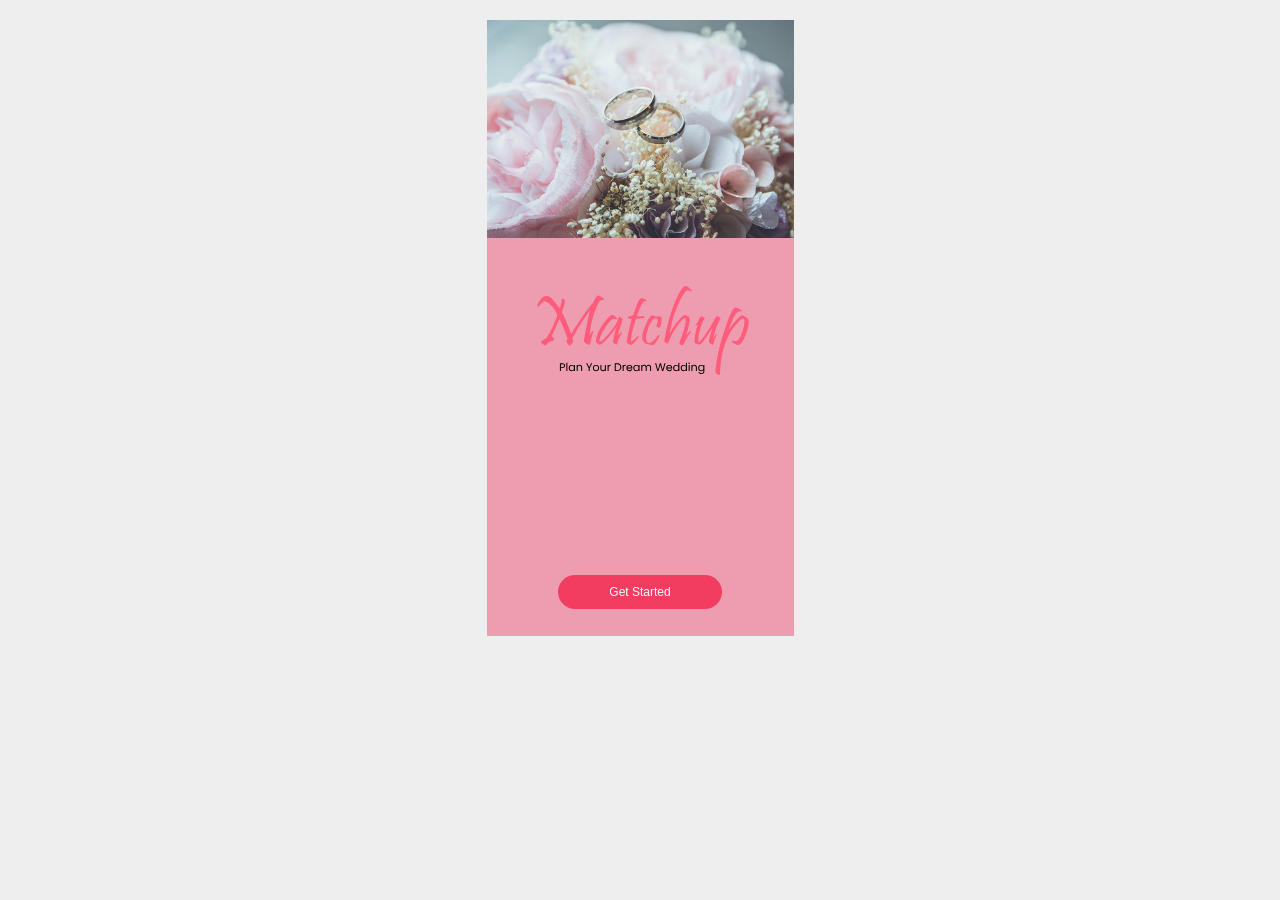
<file: MatchUp App/index.html>
<!DOCTYPE html>
<html lang="en">

<head>
    <meta charset="UTF-8">
    <meta name="viewport" content="width=device-width, initial-scale=1.0">

    <title>Matchup - Plan Your Dream Wedding</title>

    <link rel="stylesheet" href="style.css">
</head>

<body>

    <div class="splash-screen">

        <!-- Wedding Image -->
        <div class="wedding-image">
            <img src="Images/Wedding pic.jpg" alt="Wedding">
        </div>

        <!-- Bottom Content -->
        <div class="content">

            <!-- Matchup Logo -->
            <img 
                class="matchup-logo" 
                src="Images/Matchup Text.svg" 
                alt="Matchup"
            >

            <button id="getStarted">
                Get Started
            </button>

        </div>

    </div>

    <script src="script.js"></script>

</body>

</html>
</file>
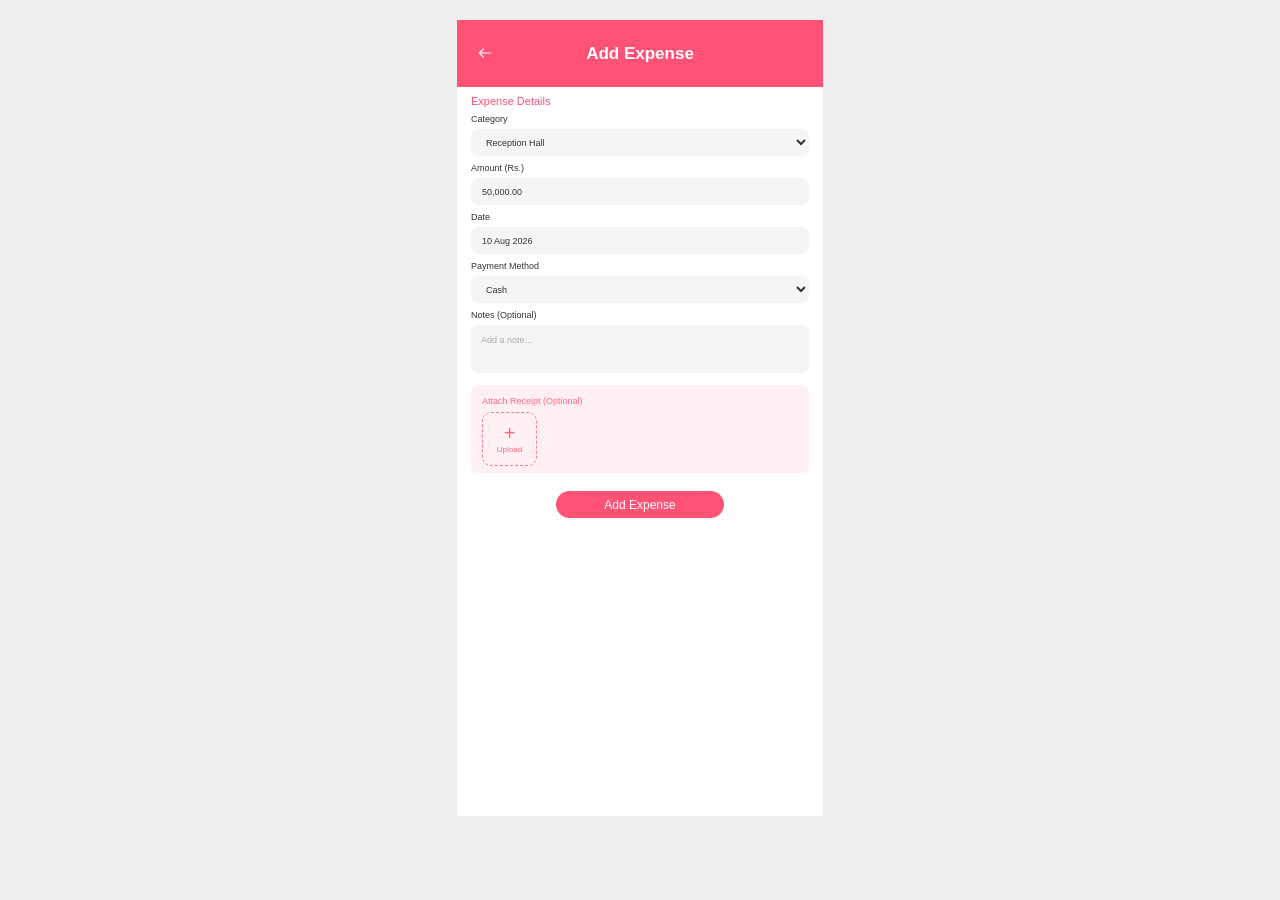
<file: MatchUp App/add-expense.html>
<!DOCTYPE html>
<html lang="en">

<head>
    <meta charset="UTF-8">
    <meta name="viewport" content="width=device-width, initial-scale=1.0">

    <title>Matchup - Add Expense</title>

    <link rel="stylesheet" href="add-expense.css">
</head>

<body>

    <div class="add-expense-screen">

        <!-- HEADER -->
        <div class="expense-header">

            <button class="back-button" onclick="history.back()">
    <img src="Images/back-arrow.svg" alt="Back">
</button>

            <h1>Add Expense</h1>

        </div>


        <!-- CONTENT -->
        <div class="expense-content">

            <p class="section-title">Expense Details</p>


            <!-- CATEGORY -->
            <label>Category</label>

            <select class="input-field">
                <option>Reception Hall</option>
                <option>Photography</option>
                <option>Decorations</option>
                <option>Catering</option>
                <option>Other</option>
            </select>


            <!-- AMOUNT -->
            <label>Amount (Rs.)</label>

            <input
    type="text"
    class="input-field"
    value="50,000.00"
    placeholder="Enter amount"
>


            <!-- DATE -->
            <label>Date</label>

            <input
    type="text"
    class="input-field date-input"
    value="10 Aug 2026"
>


            <!-- PAYMENT METHOD -->
            <label>Payment Method</label>

            <select class="input-field">
                <option>Cash</option>
                <option>Card</option>
                <option>Bank Transfer</option>
                <option>Other</option>
            </select>


            <!-- NOTES -->
            <label>Notes (Optional)</label>

            <textarea
                class="notes-input"
                placeholder="Add a note..."
            ></textarea>


            <!-- RECEIPT -->
            <div class="receipt-box">

                <p>Attach Receipt (Optional)</p>

                <label class="upload-box">

                    <span class="plus">+</span>

                    <span>Upload</span>

                    <input type="file" accept="image/*">

                </label>

            </div>


            <!-- ADD EXPENSE BUTTON -->
            <button class="save-expense" onclick="saveExpense()">
                Add Expense
            </button>

        </div>

    </div>


    <script>

        function saveExpense() {

            alert("Expense added successfully!");

            window.location.href = "budget.html";

        }

    </script>

</body>

</html>
</file>
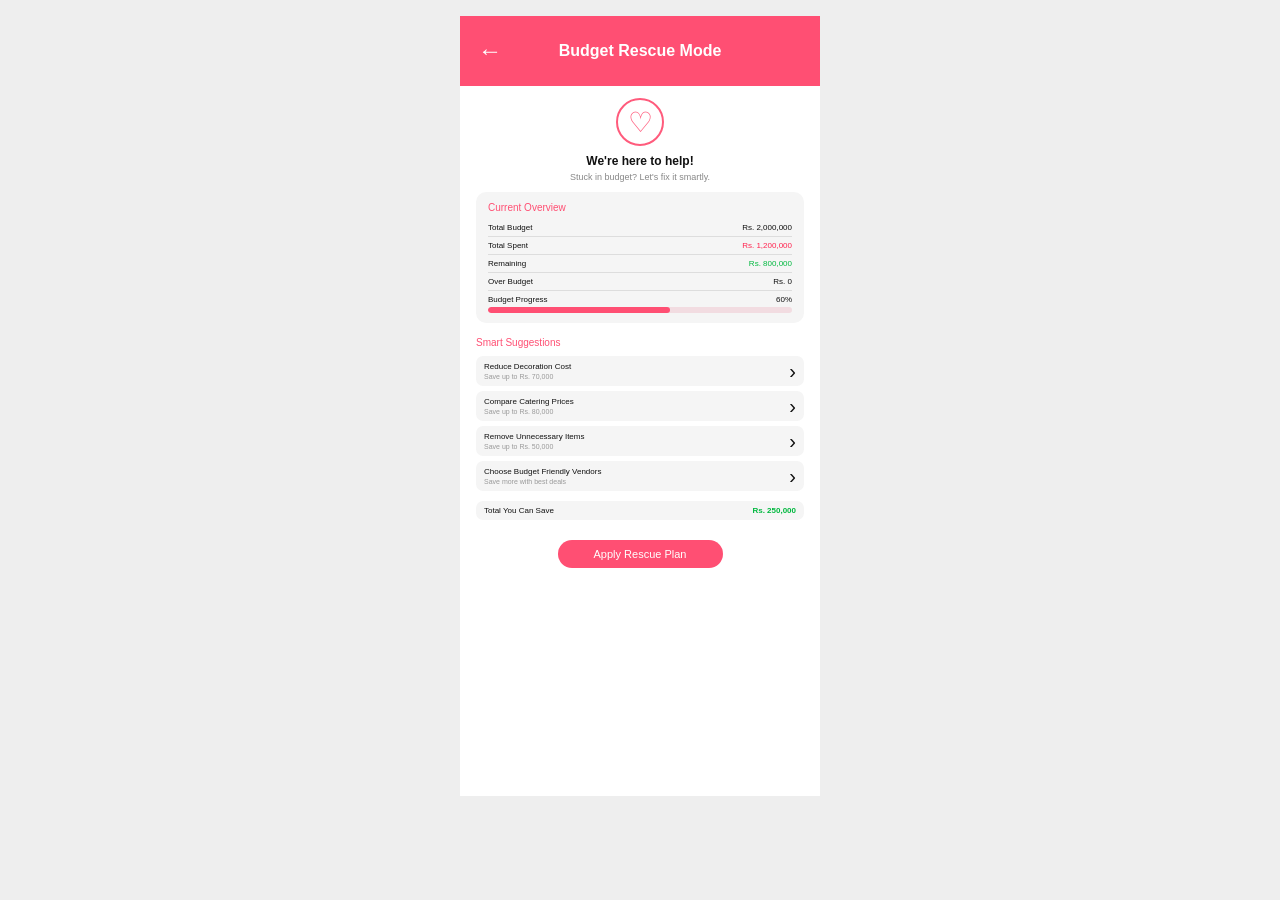
<file: MatchUp App/budget-rescue.html>
<!DOCTYPE html>
<html lang="en">

<head>
    <meta charset="UTF-8">
    <meta name="viewport" content="width=device-width, initial-scale=1.0">

    <title>Matchup - Budget Rescue Mode</title>

    <link rel="stylesheet" href="budget-rescue.css">
</head>

<body>

    <div class="phone">

        <!-- Header -->
        <div class="rescue-header">

            <a href="budget.html" class="back-button">←</a>

            <h2>Budget Rescue Mode</h2>

        </div>


        <!-- Help Section -->
        <div class="rescue-intro">

            <div class="rescue-icon">
                ♡
            </div>

            <h3>We're here to help!</h3>

            <p>Stuck in budget? Let's fix it smartly.</p>

        </div>


        <!-- Current Overview -->
        <div class="overview">

            <h4>Current Overview</h4>

            <div class="overview-row">
                <span>Total Budget</span>
                <strong>Rs. 2,000,000</strong>
            </div>

            <div class="overview-row">
                <span>Total Spent</span>
                <strong class="spent">Rs. 1,200,000</strong>
            </div>

            <div class="overview-row">
                <span>Remaining</span>
                <strong class="remaining">Rs. 800,000</strong>
            </div>

            <div class="overview-row">
                <span>Over Budget</span>
                <strong>Rs. 0</strong>
            </div>

            <div class="overview-row progress-row">
                <span>Budget Progress</span>
                <strong>60%</strong>
            </div>

            <div class="progress-bar">
                <div class="progress-fill"></div>
            </div>

        </div>


        <!-- Smart Suggestions -->
        <div class="suggestions">

            <h4>Smart Suggestions</h4>

            <div class="suggestion">

                <div>
                    <strong>Reduce Decoration Cost</strong>
                    <small>Save up to Rs. 70,000</small>
                </div>

                <span>›</span>

            </div>


            <div class="suggestion">

                <div>
                    <strong>Compare Catering Prices</strong>
                    <small>Save up to Rs. 80,000</small>
                </div>

                <span>›</span>

            </div>


            <div class="suggestion">

                <div>
                    <strong>Remove Unnecessary Items</strong>
                    <small>Save up to Rs. 50,000</small>
                </div>

                <span>›</span>

            </div>


            <div class="suggestion">

                <div>
                    <strong>Choose Budget Friendly Vendors</strong>
                    <small>Save more with best deals</small>
                </div>

                <span>›</span>

            </div>

        </div>


        <!-- Total Savings -->
        <div class="total-saving">

            <span>Total You Can Save</span>

            <strong>Rs. 250,000</strong>

        </div>


        <!-- Apply Rescue Plan -->
        <button class="apply-button">
            Apply Rescue Plan
        </button>

    </div>

</body>

</html>
</file>
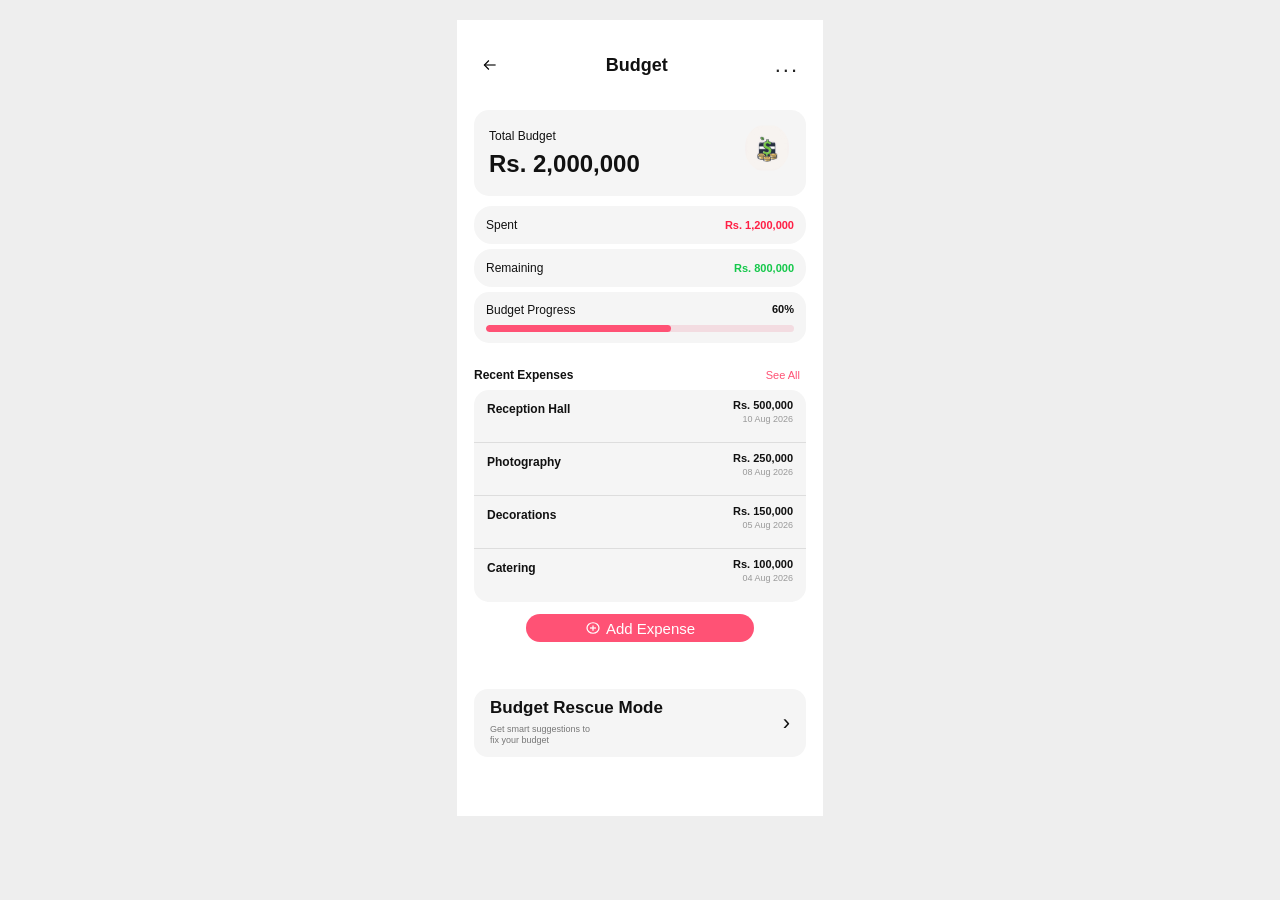
<file: MatchUp App/budget.html>
<!DOCTYPE html>
<html lang="en">

<head>
    <meta charset="UTF-8">
    <meta name="viewport" content="width=device-width, initial-scale=1.0">

    <title>Matchup - Budget</title>

    <link rel="stylesheet" href="budget.css">
</head>

<body>

    <div class="budget-screen">

        <!-- TOP BAR -->
        <div class="budget-topbar">

            <button class="back-button" onclick="history.back()">
    <img src="Images/back-arrow.svg" alt="Back">
</button>

            <h1>Budget</h1>

            <button class="more-button">
                ...
            </button>

        </div>


        <!-- MAIN CONTENT -->
        <div class="budget-content">


            <!-- TOTAL BUDGET -->
            <div class="total-budget-card">

                <div>
                    <p>Total Budget</p>

                    <h2>Rs. 2,000,000</h2>
                </div>

                <div class="money-icon">
    <img src="Images/budget-money.svg" alt="Budget">
</div>

            </div>


            <!-- SPENT -->
            <div class="amount-row">

                <span>Spent</span>

                <strong class="spent">
                    Rs. 1,200,000
                </strong>

            </div>


            <!-- REMAINING -->
            <div class="amount-row">

                <span>Remaining</span>

                <strong class="remaining">
                    Rs. 800,000
                </strong>

            </div>


            <!-- PROGRESS -->
            <div class="progress-card">

                <div class="progress-title">

                    <span>Budget Progress</span>

                    <strong>60%</strong>

                </div>

                <div class="progress-bar">

                    <div class="progress-fill"></div>

                </div>

            </div>


            <!-- RECENT EXPENSES -->
            <div class="recent-header">

                <h3>Recent Expenses</h3>

                <button>See All</button>

            </div>


            <div class="expenses-list">


                <!-- EXPENSE 1 -->
                <div class="expense">

                    <div>
                        <strong>Reception Hall</strong>
                    </div>

                    <div class="expense-right">

                        <strong>Rs. 500,000</strong>

                        <small>10 Aug 2026</small>

                    </div>

                </div>


                <!-- EXPENSE 2 -->
                <div class="expense">

                    <div>
                        <strong>Photography</strong>
                    </div>

                    <div class="expense-right">

                        <strong>Rs. 250,000</strong>

                        <small>08 Aug 2026</small>

                    </div>

                </div>


                <!-- EXPENSE 3 -->
                <div class="expense">

                    <div>
                        <strong>Decorations</strong>
                    </div>

                    <div class="expense-right">

                        <strong>Rs. 150,000</strong>

                        <small>05 Aug 2026</small>

                    </div>

                </div>


                <!-- EXPENSE 4 -->
                <div class="expense">

                    <div>
                        <strong>Catering</strong>
                    </div>

                    <div class="expense-right">

                        <strong>Rs. 100,000</strong>

                        <small>04 Aug 2026</small>

                    </div>

                </div>

            </div>


            <!-- ADD EXPENSE -->
            <button class="add-expense" onclick="window.location.href='add-expense.html'">

    <img src="Images/add-expense.svg" alt="Add">

    Add Expense

</button>


            <!-- BUDGET RESCUE -->
            <div class="rescue-card" onclick="window.location.href='budget-rescue.html'">

    <div>
        <h3>Budget Rescue Mode</h3>
        <p>Get smart suggestions to<br>fix your budget</p>
    </div>

    <span>›</span>

</div>

            </button>


        </div>

    </div>

</body>

</html>
</file>
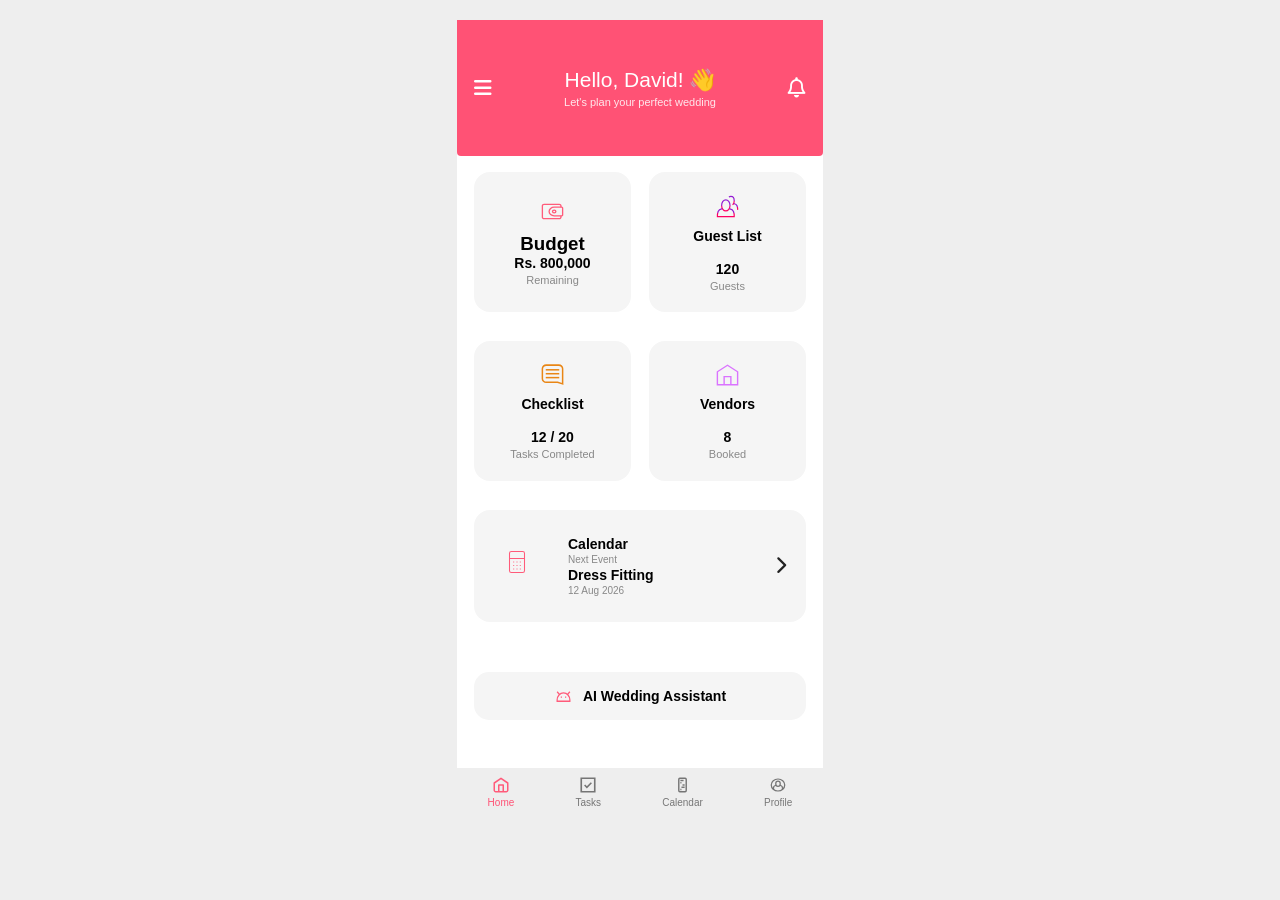
<file: MatchUp App/dashboard.html>
<!DOCTYPE html>
<html lang="en">

<head>
    <meta charset="UTF-8">
    <meta name="viewport" content="width=device-width, initial-scale=1.0">

    <title>Matchup - Dashboard</title>

    <link rel="stylesheet" href="style.css">

    <link
        rel="stylesheet"
        href="https://cdnjs.cloudflare.com/ajax/libs/font-awesome/6.5.2/css/all.min.css"
    >
</head>

<body>

    <div class="dashboard-screen">

        <!-- HEADER -->
        <div class="dashboard-header">

            <button class="menu-button">
                <i class="fa-solid fa-bars"></i>
            </button>

            <div class="welcome">
                <h1>Hello, David! 👋</h1>
                <p>Let's plan your perfect wedding</p>
            </div>

            <button class="notification-button">
                <i class="fa-regular fa-bell"></i>
            </button>

        </div>


        <!-- MAIN CONTENT -->
        <div class="dashboard-content">

            <!-- Budget -->
            <a href="budget.html" class="dashboard-card">

                <img src="Images/budget.svg" class="dashboard-icon" alt="Budget">

                <h3>Budget</h3>

                <strong>Rs. 800,000</strong>

                <p>Remaining</p>

            </a>


            <!-- Guest List -->
            <div class="dashboard-card">

                <img src="Images/guest-list.svg" class="dashboard-icon" alt="Guest List">

                <h2>Guest List</h2>

                <strong>120</strong>

                <p>Guests</p>

            </div>


            <!-- Checklist -->
            <div class="dashboard-card">

                <img src="Images/checklist.svg" class="dashboard-icon" alt="Checklist">

                <h2>Checklist</h2>

                <strong>12 / 20</strong>

                <p>Tasks Completed</p>

            </div>


            <!-- Vendors -->
            <div class="dashboard-card">

                <img src="Images/vendors.svg" class="dashboard-icon" alt="Vendors">

                <h2>Vendors</h2>

                <strong>8</strong>

                <p>Booked</p>

            </div>


            <!-- Calendar Event -->
            <div class="next-event">

                <div class="calendar-icon">
                    <img src="Images/calendar.svg" class="calendar-icon-img" alt="Calendar">
                </div>

                <div class="event-details">

                    <h3>Calendar</h3>

                    <span>Next Event</span>

                    <strong>Dress Fitting</strong>

                    <small>12 Aug 2026</small>

                </div>

                <i class="fa-solid fa-chevron-right event-arrow"></i>

            </div>


            <!-- AI Assistant -->
            <button class="ai-assistant">

                <img src="Images/ai-assistant.svg" class="ai-icon" alt="AI Assistant">

                <span>AI Wedding Assistant</span>

            </button>

        </div>


        <!-- BOTTOM NAVIGATION -->
        <div class="bottom-navigation">

            <button class="nav-item active">
                <img src="Images/home.svg" alt="Home">
                <span>Home</span>
            </button>

            <button class="nav-item">
                <img src="Images/tasks.svg" alt="Tasks">
                <span>Tasks</span>
            </button>

            <button class="nav-item">
                <img src="Images/bottom-calendar.svg" alt="Calendar">
                <span>Calendar</span>
            </button>

            <button class="nav-item">
                <img src="Images/profile.svg" alt="Profile">
                <span>Profile</span>
            </button>

        </div>

    </div>

</body>

</html>
</file>
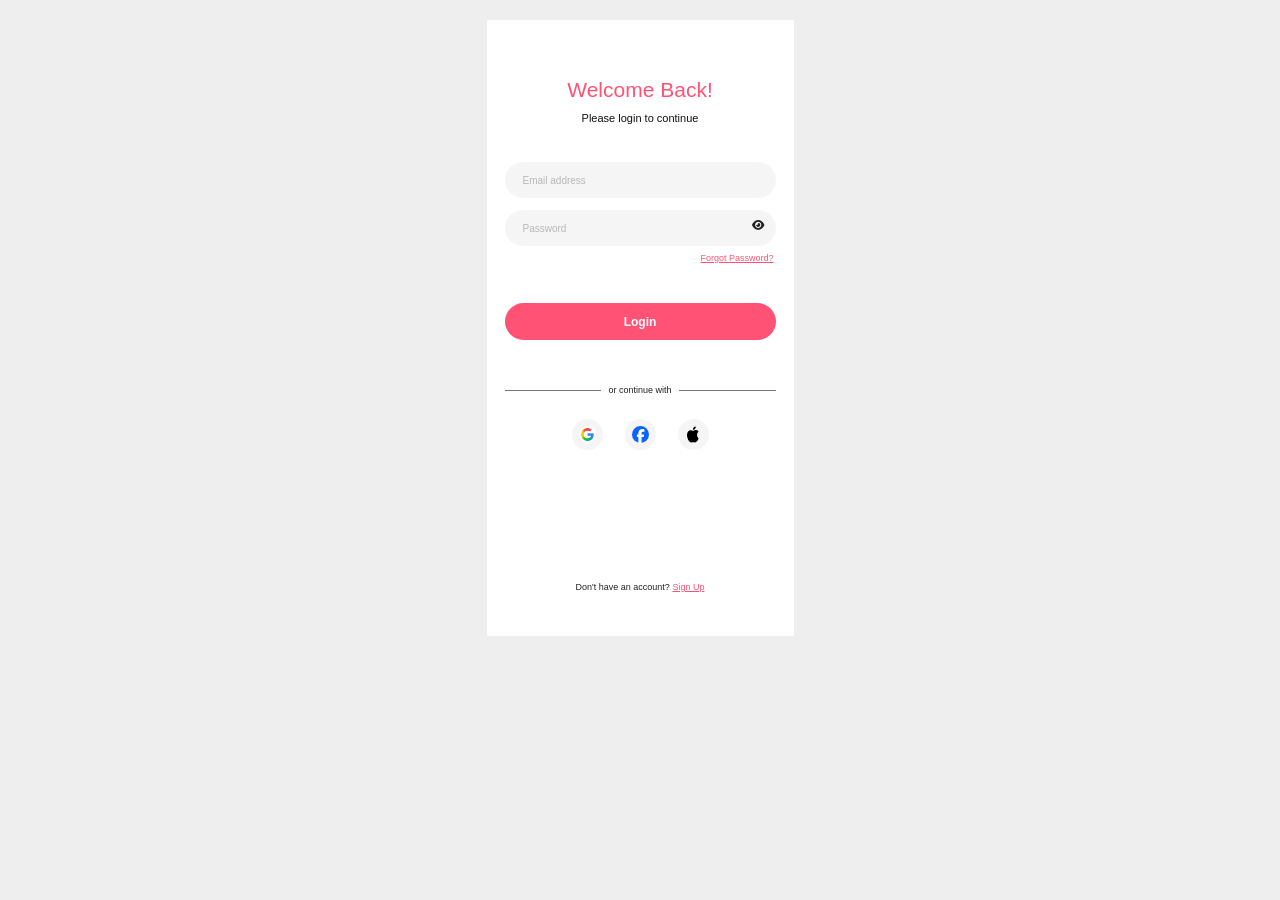
<file: MatchUp App/login.html>
<!DOCTYPE html>
<html lang="en">

<head>
    <meta charset="UTF-8">
    <meta name="viewport" content="width=device-width, initial-scale=1.0">

    <title>Matchup - Login</title>

    <link rel="stylesheet" href="style.css">
    <link
    rel="stylesheet"
    href="https://cdnjs.cloudflare.com/ajax/libs/font-awesome/6.5.2/css/all.min.css"
>
</head>

<body>

    <div class="login-screen">

        <div class="login-card">

            <h1>Welcome Back!</h1>

            <p class="login-subtitle">
                Please login to continue
            </p>

            <!-- Email -->
            <input
                type="email"
                id="email"
                placeholder="Email address"
            >

            <!-- Password -->
            <div class="password-container">

                <input
                    type="password"
                    id="password"
                    placeholder="Password"
                >

                <span id="togglePassword">
    <i class="fa-solid fa-eye"></i>
</span>

            </div>

            <!-- Forgot Password -->
            <a href="#" class="forgot-password">
                Forgot Password?
            </a>

            <!-- Login Button -->
            <button id="loginButton">
                Login
            </button>

            <!-- Divider -->
            <div class="divider">
                <span></span>
                <p>or continue with</p>
                <span></span>
            </div>

            <!-- Social Login -->
            <div class="social-login">

    <button>
        <img src="Images/google.svg" alt="Google">
    </button>

    <button>
        <img src="Images/facebook.svg" alt="Facebook">
    </button>

    <button>
        <img src="Images/apple.svg" alt="Apple">
    </button>

</div>

            <!-- Sign Up -->
            <p class="signup-text">
                Don't have an account?
                <a href="signup.html" id="signupLink">Sign Up</a>
            </p>

        </div>

    </div>

    <script src="script.js"></script>

</body>

</html>
</file>
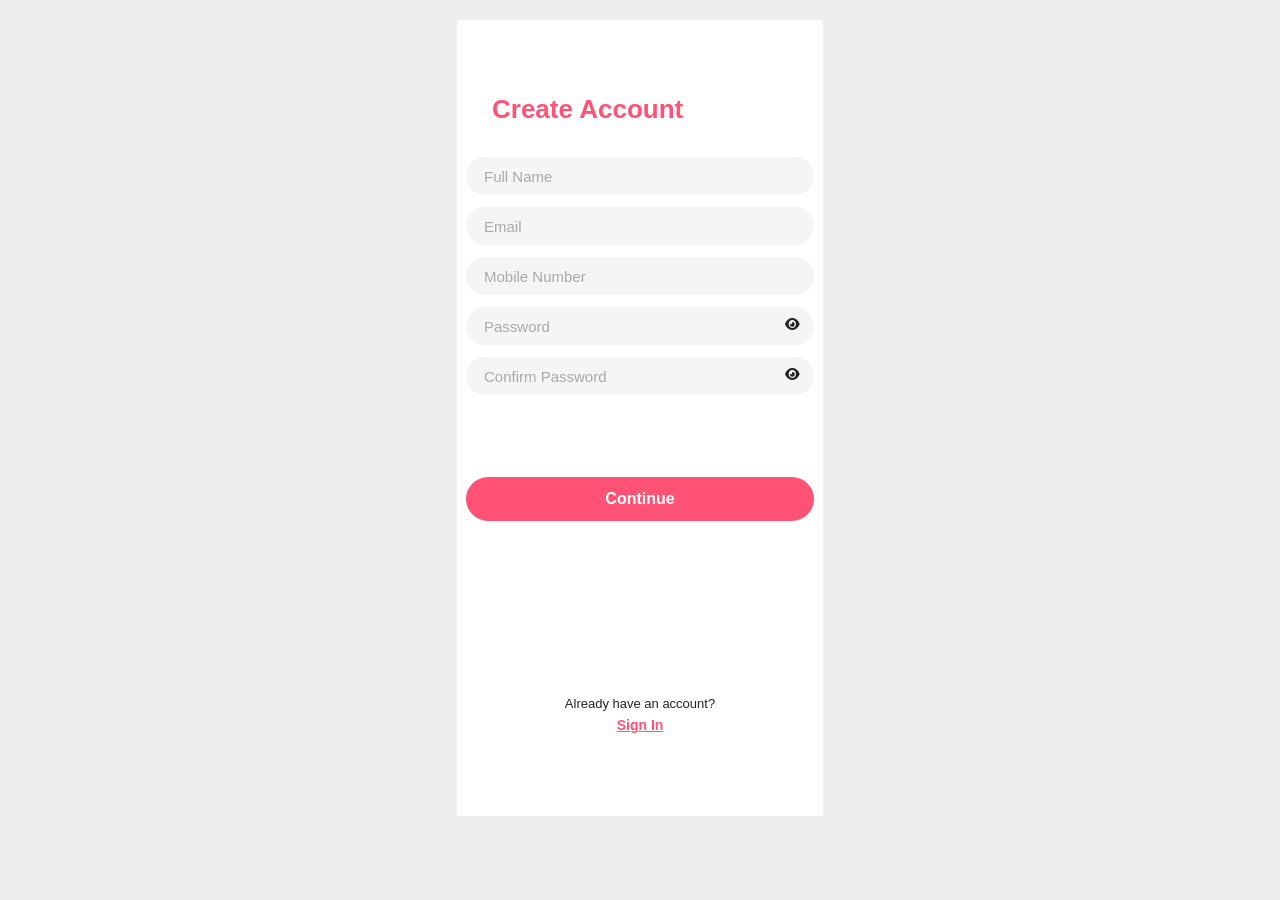
<file: MatchUp App/signup.html>
<!DOCTYPE html>
<html lang="en">

<head>
    <meta charset="UTF-8">
    <meta name="viewport" content="width=device-width, initial-scale=1.0">

    <title>Matchup - Sign Up</title>

    <link rel="stylesheet" href="style.css">
    <link
    rel="stylesheet"
    href="https://cdnjs.cloudflare.com/ajax/libs/font-awesome/6.5.2/css/all.min.css"
>
</head>

<body>

    <div class="signup-screen">

        <div class="signup-card">

            <h1>Create Account</h1>

            <!-- Full Name -->
            <input
                type="text"
                id="fullName"
                placeholder="Full Name"
            >

            <!-- Email -->
            <input
                type="email"
                id="signupEmail"
                placeholder="Email"
            >

            <!-- Mobile Number -->
            <input
                type="tel"
                id="mobileNumber"
                placeholder="Mobile Number"
            >

            <!-- Password -->
            <div class="signup-password">

                <input
                    type="password"
                    id="signupPassword"
                    placeholder="Password"
                >

                <span id="signupPasswordEye">
    <i class="fa-solid fa-eye"></i>
</span>

            </div>

            <!-- Confirm Password -->
            <div class="signup-password">

                <input
                    type="password"
                    id="confirmPassword"
                    placeholder="Confirm Password"
                >

                <span id="confirmPasswordEye">
    <i class="fa-solid fa-eye"></i>
</span>

            </div>

            <!-- Password Error -->
            <p id="passwordError">
                *Password Does Not Match
            </p>

            <!-- Continue -->
            <button id="continueButton">
                Continue
            </button>

            <!-- Sign In -->
            <div class="already-account">

                <p>Already have an account?</p>

                <a href="login.html">
                    Sign In
                </a>

            </div>

        </div>

    </div>

    <script src="script.js"></script>

</body>

</html>
</file>
<file: MatchUp App/style.css>
* {
    margin: 0;
    padding: 0;
    box-sizing: border-box;
}

body {
    background: #eeeeee;
    font-family: Arial, sans-serif;
}

/* Main mobile screen */
.splash-screen {
    width: 307px;
    height: 616px;
    margin: 20px auto;
    overflow: hidden;
    background: #ee9caf;
}

/* Wedding image */
.wedding-image {
    width: 100%;
    height: 218px;
    overflow: hidden;
}

.wedding-image img {
    width: 100%;
    height: 100%;
    object-fit: cover;
    display: block;
}

/* Pink content area */
.content {
    height: 398px;
    background: #ee9caf;

    display: flex;
    flex-direction: column;
    align-items: center;

    position: relative;
}

/* Matchup logo */
.matchup-logo {
    width: 220px;
    height: auto;

    margin-top: 48px;

    object-fit: contain;
}

/* Tagline */
.content p {
    margin-top: -2px;

    font-size: 13px;
    font-weight: 500;

    color: #111111;
}

/* Get Started button */
#getStarted {
    position: absolute;

    bottom: 27px;

    width: 164px;
    height: 34px;

    border: none;
    border-radius: 20px;

    background: #f23d61;

    color: white;

    font-size: 12px;
    font-weight: 500;

    cursor: pointer;

    transition: transform 0.2s ease;
}

/* Hover */
#getStarted:hover {
    transform: scale(1.03);
}

/* Click */
#getStarted:active {
    transform: scale(0.97);
}
/* =========================
   LOGIN SCREEN
========================= */

.login-screen {
    width: 307px;
    height: 616px;

    margin: 20px auto;

    background: #ffffff;

    position: relative;
}

.login-card {
    width: 100%;
    height: 100%;

    padding: 58px 18px 20px;

    text-align: center;

    position: relative;
}

/* Welcome title */

.login-card h1 {
    font-size: 21px;

    font-weight: 500;

    color: #ff5275;

    margin-bottom: 10px;
}

/* Subtitle */

.login-subtitle {
    font-size: 11px;

    color: #111111;

    margin-bottom: 38px;
}

/* Email & password */

.login-card input {
    width: 100%;
    height: 36px;

    border: none;

    outline: none;

    background: #f5f5f5;

    border-radius: 25px;

    padding: 0 18px;

    font-size: 10px;

    color: #333333;

    margin-bottom: 12px;
}

.login-card input::placeholder {
    color: #b7b7b7;
}

/* Password */

.password-container {
    position: relative;
}

.password-container input {
    margin-bottom: 0;
}

#togglePassword {
    position: absolute;

    right: 12px;
    top: 9px;

    font-size: 11px;

    cursor: pointer;
}

/* Forgot password */

.forgot-password {
    display: block;

    text-align: right;

    margin-top: 7px;

    margin-right: 2px;

    font-size: 9px;

    color: #ff5275;

    text-decoration: underline;
}

/* Login button */

#loginButton {
    width: 100%;

    height: 37px;

    border: none;

    border-radius: 25px;

    background: #ff5275;

    color: white;

    font-size: 12px;

    font-weight: 600;

    margin-top: 40px;

    cursor: pointer;
}

/* Divider */

.divider {
    display: flex;

    align-items: center;

    gap: 7px;

    margin-top: 45px;
}

.divider span {
    height: 1px;

    background: #777;

    flex: 1;
}

.divider p {
    font-size: 9px;

    color: #222;

    white-space: nowrap;
}

/* Social buttons */

.social-login {
    display: flex;

    justify-content: center;

    gap: 22px;

    margin-top: 24px;
}

.social-login button {
    width: 31px;
    height: 31px;

    border: none;

    border-radius: 50%;

    background: #f5f5f5;

    font-size: 16px;

    font-weight: bold;

    cursor: pointer;
}
#togglePassword {
    color: #222;
    cursor: pointer;
}

/* Sign up */

.signup-text {
    position: absolute;

    bottom: 44px;

    left: 0;

    width: 100%;

    font-size: 9px;

    color: #222;
}

.signup-text a {
    color: #ff5275;

    text-decoration: underline;
}
/* Social media icons */

.social-login button {
    display: flex;
    align-items: center;
    justify-content: center;

    width: 31px;
    height: 31px;

    border: none;
    border-radius: 50%;

    background: #f5f5f5;

    cursor: pointer;

    font-size: 15px;
}

/* Google */
.social-login button:nth-child(1) i {
    color: #4285F4;
}

/* Facebook */
.social-login button:nth-child(2) i {
    color: #1877F2;
}

/* Apple */
.social-login button:nth-child(3) i {
    color: #000000;
}
.social-login {
    display: flex;
    justify-content: center;
    gap: 22px;
    margin-top: 24px;
}

.social-login button {
    width: 31px;
    height: 31px;

    border: none;
    border-radius: 50%;

    background: #f5f5f5;

    display: flex;
    align-items: center;
    justify-content: center;

    padding: 0;
    cursor: pointer;
}

.social-login button img {
    width: 17px;
    height: 17px;

    object-fit: contain;
}
/* =========================
   SIGN UP SCREEN
========================= */

.signup-screen {
    width: 366px;
    height: 796px;

    margin: 20px auto;

    background: #ffffff;
}

.signup-card {
    width: 100%;
    height: 100%;

    padding: 74px 9px 20px;

    position: relative;
}

/* Create Account */

.signup-card h1 {
    margin-left: 26px;
    margin-bottom: 32px;

    font-size: 26px;
    font-weight: 700;

    color: #ff5275;
}

/* Input fields */

.signup-card input {
    width: 100%;
    height: 38px;

    border: none;
    outline: none;

    background: #f5f5f5;

    border-radius: 25px;

    padding: 0 18px;

    font-size: 15px;

    color: #333;

    margin-bottom: 12px;
}

.signup-card input::placeholder {
    color: #a9a9a9;
}

/* Password containers */

.signup-password {
    position: relative;
}

.signup-password input {
    margin-bottom: 12px;
}

/* Eye icons */

.signup-password span {
    position: absolute;

    right: 14px;
    top: 10px;

    font-size: 13px;

    color: #222;

    cursor: pointer;
}

/* Password error */

#passwordError {
    margin-left: 9px;
    margin-top: -3px;

    font-size: 10px;

    color: #111111;

    visibility: hidden;
}

/* Continue button */

#continueButton {
    width: 100%;
    height: 44px;

    border: none;
    border-radius: 25px;

    background: #ff5275;

    color: white;

    font-size: 16px;
    font-weight: 600;

    cursor: pointer;

    margin-top: 62px;
}

/* Already have account */

.already-account {
    position: absolute;

    bottom: 82px;

    left: 0;

    width: 100%;

    text-align: center;
}

.already-account p {
    margin-bottom: 5px;

    font-size: 13px;

    color: #222;
}

.already-account a {
    font-size: 14px;

    font-weight: 600;

    color: #ff5275;

    text-decoration: underline;
}
/* =========================
   DASHBOARD
========================= */

.dashboard-screen {
    width: 366px;
    height: 796px;

    margin: 20px auto;

    background: #ffffff;

    position: relative;

    overflow: hidden;
}


/* =========================
   HEADER
========================= */

.dashboard-header {
    height: 136px;

    background: #ff5275;

    border-radius: 0 0 4px 4px;

    display: flex;

    align-items: center;

    justify-content: space-between;

    padding: 0 17px;

    color: white;
}

.menu-button,
.notification-button {
    border: none;

    background: transparent;

    color: white;

    font-size: 20px;

    cursor: pointer;
}

.welcome {
    text-align: center;

    flex: 1;
}

.welcome h1 {
    margin: 0;

    font-size: 21px;

    font-weight: 500;
}

.welcome p {
    margin-top: 4px;

    font-size: 11px;

    color: #ffe8ed;
}


/* =========================
   DASHBOARD CONTENT
========================= */

.dashboard-content {

    display: grid;

    grid-template-columns: 1fr 1fr;

    gap: 18px;

    padding: 16px 17px 85px;

    height: 660px;

    overflow-y: auto;
}


/* =========================
   DASHBOARD CARDS
========================= */

.dashboard-card {

    height: 140px;

    background: #f5f5f5;

    border-radius: 16px;

    display: flex;

    flex-direction: column;

    align-items: center;

    justify-content: center;

    text-align: center;
}

.dashboard-card h2 {

    font-size: 14px;

    margin: 0 0 17px;

    font-weight: 600;
}

.dashboard-card strong {

    font-size: 14px;

    margin-bottom: 3px;
}

.dashboard-card p {

    margin: 0;

    color: #888;

    font-size: 11px;
}


/* =========================
   NEXT EVENT
========================= */

.next-event {

    grid-column: 1 / 3;

    height: 112px;

    background: #f5f5f5;

    border-radius: 16px;

    display: flex;

    align-items: center;

    padding: 0 28px;

    position: relative;
}

.calendar-icon {

    color: #ff5275;

    font-size: 30px;

    margin-right: 18px;
}

.event-details {

    display: flex;

    flex-direction: column;
}

.event-details h3 {

    margin: 0;

    font-size: 14px;

    font-weight: 600;
}

.event-details span {

    font-size: 10px;

    color: #888;

    margin-top: 2px;
}

.event-details strong {

    font-size: 14px;

    margin-top: 2px;
}

.event-details small {

    color: #888;

    font-size: 10px;

    margin-top: 2px;
}

.event-arrow {

    position: absolute;

    right: 20px;

    font-size: 18px;

    color: #222;
}


/* =========================
   AI ASSISTANT
========================= */

.ai-assistant {

    grid-column: 1 / 3;

    height: 48px;

    margin-top: 22px;

    border: none;

    border-radius: 15px;

    background: #f5f5f5;

    display: flex;

    align-items: center;

    justify-content: center;

    gap: 10px;

    font-size: 14px;

    font-weight: 600;

    cursor: pointer;
}

.ai-assistant i {

    color: #ff5275;

    font-size: 18px;
}


/* =========================
   BOTTOM NAVIGATION
========================= */

.bottom-navigation {

    position: absolute;

    bottom: 0;

    left: 0;

    width: 100%;

    height: 48px;

    background: #eeeeee;

    display: flex;

    justify-content: space-around;

    align-items: center;
}

.nav-item {

    border: none;

    background: transparent;

    display: flex;

    flex-direction: column;

    align-items: center;

    gap: 3px;

    color: #777;

    font-size: 10px;

    cursor: pointer;
}

.nav-item i {

    font-size: 16px;
}

.nav-item.active {

    color: #ff5275;
}
/* =========================
   EXACT FIGMA DASHBOARD ICONS
========================= */

.dashboard-icon {
    width: 27px;
    height: 27px;

    object-fit: contain;

    margin-bottom: 8px;
}

.calendar-icon-img {
    width: 30px;
    height: 30px;

    object-fit: contain;

    margin-right: 18px;
}

.ai-icon {
    width: 19px;
    height: 19px;

    object-fit: contain;
}

.nav-item img {
    width: 18px;
    height: 18px;

    object-fit: contain;
}
.dashboard-card {
    text-decoration: none;
    color: inherit;
    cursor: pointer;
}
/* Budget Rescue Mode Card */

.rescue-card {
    display: flex;
    align-items: center;
    justify-content: space-between;

    width: calc(100% - 32px);
    height: 68px;

    margin: 30px 16px 20px;
    padding: 12px 14px;

    background: #f5f5f5;
    border-radius: 15px;

    cursor: pointer;
    box-sizing: border-box;
}

.rescue-card h3 {
    margin: 0 0 5px;

    color: #111;
    font-size: 15px;
    font-weight: 600;

    text-decoration: none;
}

.rescue-card p {
    margin: 0;

    color: #888;
    font-size: 9px;
    line-height: 1.25;

    text-decoration: none;
}

.rescue-card span {
    color: #111;
    font-size: 20px;
    font-weight: 400;

    text-decoration: none;
}
/* FINAL Budget Rescue Mode styling */

.rescue-card {
    height: 68px !important;
    padding: 10px 16px !important;
    margin: 30px 16px 20px !important;

    display: flex !important;
    align-items: center !important;
    justify-content: space-between !important;

    background: #f5f5f5 !important;
    border-radius: 15px !important;
    box-sizing: border-box !important;

    cursor: pointer;
}

.rescue-card h3 {
    margin: 0 0 4px !important;
    padding: 0 !important;

    font-size: 15px !important;
    line-height: 18px !important;
    font-weight: 600 !important;

    color: #111 !important;
    text-decoration: none !important;
}

.rescue-card p {
    margin: 0 !important;
    padding: 0 !important;

    font-size: 9px !important;
    line-height: 12px !important;
    font-weight: 400 !important;

    color: #888 !important;
    text-decoration: none !important;
}

.rescue-card span {
    margin: 0 !important;
    padding: 0 !important;

    font-size: 20px !important;
    font-weight: 400 !important;
    line-height: 20px !important;

    color: #111 !important;
    text-decoration: none !important;
}
</file>
<file: MatchUp App/add-expense.css>
* {
    box-sizing: border-box;
}

body {
    margin: 0;

    background: #eeeeee;

    font-family: Arial, sans-serif;

    color: #111;
}


/* =========================
   SCREEN
========================= */

.add-expense-screen {

    width: 366px;

    height: 796px;

    margin: 20px auto;

    background: white;

    overflow-y: auto;
}


/* =========================
   HEADER
========================= */

.expense-header {

    height: 67px;

    background: #ff5275;

    color: white;

    display: flex;

    align-items: center;

    justify-content: center;

    position: relative;
}

.expense-header h1 {

    font-size: 17px;

    margin: 0;

    font-weight: 600;
}

.back-button {

    position: absolute;

    left: 13px;

    border: none;

    background: transparent;

    color: white;

    font-size: 24px;

    cursor: pointer;
}


/* =========================
   CONTENT
========================= */

.expense-content {

    padding: 8px 14px 20px;
}

.section-title {

    color: #ff5275;

    font-size: 11px;

    margin: 0 0 7px;
}

label {

    display: block;

    font-size: 9px;

    margin: 0 0 5px;

    color: #333;
}


/* =========================
   INPUTS
========================= */

.input-field {

    width: 100%;

    height: 27px;

    border: none;

    border-radius: 7px;

    background: #f5f5f5;

    padding: 0 11px;

    font-size: 9px;

    color: #333;

    margin-bottom: 7px;

    outline: none;
}

select.input-field {

    appearance: auto;
}

.date-input {

    color: #333;
}


/* =========================
   NOTES
========================= */

.notes-input {

    width: 100%;

    height: 48px;

    resize: none;

    border: none;

    border-radius: 7px;

    background: #f5f5f5;

    padding: 10px;

    font-family: Arial, sans-serif;

    font-size: 9px;

    outline: none;

    margin-bottom: 8px;
}

.notes-input::placeholder,
.input-field::placeholder {

    color: #aaa;
}


/* =========================
   RECEIPT
========================= */

.receipt-box {

    height: 88px;

    background: #fff0f3;

    border-radius: 7px;

    padding: 11px;

    margin-bottom: 0px;
}

.receipt-box p {

    margin: 0 0 6px;

    color: #ff6a86;

    font-size: 9px;
}

.upload-box {

    width: 55px;

    height: 54px;

    border: 1px dashed #ff7790;

    border-radius: 9px;

    display: flex;

    flex-direction: column;

    align-items: center;

    justify-content: center;

    cursor: pointer;

    color: #ff6682;

    margin: 0;
}

.upload-box .plus {

    font-size: 20px;

    line-height: 18px;

    font-weight: 300;
}

.upload-box span:last-of-type {

    font-size: 8px;

    margin-top: 3px;
}

.upload-box input {

    display: none;
}


/* =========================
   SAVE BUTTON
========================= */

.save-expense {
    display: block;

    width: 168px;
    height: 27px;

    margin: 18px auto 0;

    border: none;
    border-radius: 18px;

    background: #ff5275;

    color: white;

    font-size: 12px;
    font-family: Arial, sans-serif;

    text-align: center;

    cursor: pointer;
}

.save-expense:active {
    transform: scale(0.98);
}

    border: none;

    border-radius: 18px;

    background: #ff5275;

    color: white;

    font-size: 12px;

    cursor: pointer;
}

.save-expense:active {

    transform: scale(0.98);
}
.back-button img {
    width: 18px;
    height: 18px;
    object-fit: contain;
    filter: brightness(0) invert(1);
}
</file>
<file: MatchUp App/budget-rescue.css>
* {
    box-sizing: border-box;
}

body {
    margin: 0;
    background: #eeeeee;
    font-family: Arial, sans-serif;
    color: #111;
}

/* Phone screen */
.phone {
    width: 360px;
    min-height: 780px;
    margin: 16px auto;
    background: #ffffff;
    overflow: hidden;
}

/* Header */
.rescue-header {
    height: 70px;
    background: #ff4f73;
    color: white;

    display: flex;
    align-items: center;
    justify-content: center;

    position: relative;
}

.rescue-header h2 {
    margin: 0;
    font-size: 16px;
    font-weight: 600;
}

.back-button {
    position: absolute;
    left: 18px;

    color: white;
    text-decoration: none;

    font-size: 24px;
    line-height: 1;
}

/* Intro */
.rescue-intro {
    text-align: center;
    padding: 12px 20px 10px;
}

.rescue-icon {
    width: 48px;
    height: 48px;

    margin: 0 auto 8px;

    border: 2px solid #ff5b7c;
    border-radius: 50%;

    color: #ff5b7c;
    font-size: 28px;

    display: flex;
    align-items: center;
    justify-content: center;
}

.rescue-intro h3 {
    margin: 0 0 4px;
    font-size: 12px;
    font-weight: 600;
}

.rescue-intro p {
    margin: 0;
    color: #888;
    font-size: 9px;
}

/* Current Overview */
.overview {
    margin: 0 16px 14px;
    padding: 10px 12px;

    background: #f5f5f5;
    border-radius: 10px;
}

.overview h4 {
    margin: 0 0 6px;
    color: #ff4f73;
    font-size: 10px;
    font-weight: 500;
}

.overview-row {
    display: flex;
    justify-content: space-between;
    align-items: center;

    padding: 4px 0;

    font-size: 8px;
    border-bottom: 1px solid #dddddd;
}

.overview-row:last-of-type {
    border-bottom: none;
}

.overview-row strong {
    font-size: 8px;
    font-weight: 500;
}

.spent {
    color: #ff244f;
}

.remaining {
    color: #00b83f;
}

.progress-row {
    border-bottom: none;
    padding-bottom: 3px;
}

/* Progress bar */
.progress-bar {
    width: 100%;
    height: 6px;

    background: #f2dce1;
    border-radius: 10px;

    overflow: hidden;
}

.progress-fill {
    width: 60%;
    height: 100%;

    background: #ff4f73;
    border-radius: 10px;
}

/* Smart Suggestions */
.suggestions {
    margin: 0 16px;
}

.suggestions h4 {
    margin: 0 0 8px;

    color: #ff4f73;
    font-size: 10px;
    font-weight: 500;
}

.suggestion {
    min-height: 30px;

    margin-bottom: 5px;
    padding: 5px 8px;

    background: #f5f5f5;
    border-radius: 7px;

    display: flex;
    align-items: center;
    justify-content: space-between;
}

.suggestion strong {
    display: block;
    font-size: 8px;
    font-weight: 500;
}

.suggestion small {
    display: block;
    margin-top: 2px;

    color: #999;
    font-size: 7px;
}

.suggestion span {
    font-size: 20px;
    line-height: 1;
}

/* Total saving */
.total-saving {
    margin: 10px 16px 0;
    padding: 5px 8px;

    background: #f5f5f5;
    border-radius: 7px;

    display: flex;
    justify-content: space-between;

    font-size: 8px;
}

.total-saving strong {
    color: #00b83f;
    font-size: 8px;
}

/* Apply button */
.apply-button {
    display: block;

    width: 165px;
    height: 28px;

    margin: 20px auto 0;

    border: none;
    border-radius: 20px;

    background: #ff4f73;
    color: white;

    font-size: 11px;
    cursor: pointer;
}

.apply-button:hover {
    background: #f83f66;
}
</file>
<file: MatchUp App/budget.css>
* {
    box-sizing: border-box;
}

body {
    margin: 0;

    background: #eeeeee;

    font-family: Arial, sans-serif;

    color: #111;
}


/* =========================
   BUDGET SCREEN
========================= */

.budget-screen {

    width: 366px;

    height: 796px;

    margin: 20px auto;

    background: white;

    overflow-y: auto;

    overflow-x: hidden;
}


/* =========================
   TOP BAR
========================= */

.budget-topbar {

    height: 90px;

    display: flex;

    align-items: center;

    justify-content: space-between;

    padding: 0 18px;
}

.budget-topbar h1 {

    font-size: 18px;

    margin: 0;

    font-weight: 600;
}

.back-button,
.more-button {

    border: none;

    background: transparent;

    font-size: 25px;

    cursor: pointer;

    color: #222;
}

.more-button {

    font-size: 22px;

    letter-spacing: 2px;
}


/* =========================
   CONTENT
========================= */

.budget-content {

    padding: 0 17px 25px;
}


/* =========================
   TOTAL BUDGET
========================= */

.total-budget-card {

    height: 86px;

    background: #f5f5f5;

    border-radius: 15px;

    display: flex;

    align-items: center;

    justify-content: space-between;

    padding: 0 15px;

    margin-bottom: 10px;
}

.total-budget-card p {

    margin: 0 0 7px;

    font-size: 12px;
}

.total-budget-card h2 {

    margin: 0;

    font-size: 24px;
}

.money-icon {

    font-size: 48px;
}


/* =========================
   AMOUNT ROWS
========================= */

.amount-row {

    height: 38px;

    background: #f5f5f5;

    border-radius: 18px;

    display: flex;

    align-items: center;

    justify-content: space-between;

    padding: 0 12px;

    margin-bottom: 5px;

    font-size: 12px;
}

.amount-row strong {

    font-size: 11px;
}

.spent {

    color: #ff1f45;
}

.remaining {

    color: #15c84b;
}


/* =========================
   PROGRESS
========================= */

.progress-card {

    background: #f5f5f5;

    border-radius: 15px;

    padding: 11px 12px;

    margin-bottom: 25px;
}

.progress-title {

    display: flex;

    justify-content: space-between;

    font-size: 12px;

    margin-bottom: 8px;
}

.progress-title strong {

    font-size: 11px;
}

.progress-bar {

    width: 100%;

    height: 7px;

    background: #f3dce1;

    border-radius: 10px;

    overflow: hidden;
}

.progress-fill {

    width: 60%;

    height: 100%;

    background: #ff5275;

    border-radius: 10px;
}


/* =========================
   RECENT EXPENSES
========================= */

.recent-header {

    display: flex;

    align-items: center;

    justify-content: space-between;

    margin-bottom: 8px;
}

.recent-header h3 {

    font-size: 12px;

    margin: 0;
}

.recent-header button {

    border: none;

    background: transparent;

    color: #ff5275;

    font-size: 11px;

    cursor: pointer;
}


/* =========================
   EXPENSE LIST
========================= */

.expenses-list {

    background: #f5f5f5;

    border-radius: 15px;

    overflow: hidden;
}

.expense {

    min-height: 53px;

    padding: 9px 13px;

    display: flex;

    justify-content: space-between;

    border-bottom: 1px solid #dddddd;
}

.expense:last-child {

    border-bottom: none;
}

.expense strong {

    font-size: 12px;

    font-weight: 600;
}

.expense-right {

    display: flex;

    flex-direction: column;

    align-items: flex-end;
}

.expense-right strong {

    font-size: 11px;
}

.expense-right small {

    color: #999;

    font-size: 9px;

    margin-top: 3px;
}


/* =========================
   ADD EXPENSE
========================= */

.add-expense {

    width: 228px;

    height: 28px;

    display: block;

    margin: 12px auto 47px;

    border: none;

    border-radius: 18px;

    background: #ff5275;

    color: white;

    font-size: 15px;

    cursor: pointer;
}

.add-expense span {

    font-size: 17px;

    margin-right: 4px;
}


/* =========================
   BUDGET RESCUE MODE
========================= */

.rescue-card {

    width: 100%;

    height: 67px;

    border: none;

    border-radius: 15px;

    background: #f5f5f5;

    display: flex;

    align-items: center;

    justify-content: space-between;

    text-align: left;

    padding: 0 15px;

    cursor: pointer;
}

.rescue-card strong {

    font-size: 12px;
}

.rescue-card p {

    margin: 4px 0 0;

    color: #888;

    font-size: 9px;

    line-height: 13px;
}

.rescue-arrow {

    font-size: 27px;

    font-weight: 300;
}
/* EXACT FIGMA BUDGET ICONS */

.back-button img {
    width: 18px;
    height: 18px;

    object-fit: contain;
}

.money-icon img {
    width: 48px;
    height: 48px;

    object-fit: contain;
}

.add-expense {
    display: flex;
    align-items: center;
    justify-content: center;
    gap: 5px;
}

.add-expense img {
    width: 16px;
    height: 16px;

    object-fit: contain;
}
/* Budget Rescue Mode */
.rescue-card {
    width: 100%;
    box-sizing: border-box;
    background: #f5f5f5;
    border-radius: 14px;
    min-height: 68px;
    padding: 12px 16px;
    margin-top: 42px;

    display: flex;
    align-items: center;
    justify-content: space-between;

    cursor: pointer;
}

.rescue-card h3 {
    margin: 0 0 6px 0;
    padding: 0;

    font-size: 17px;
    font-weight: 600;
    line-height: 1.1;

    color: #111;
}

.rescue-card p {
    margin: 0;
    padding: 0;

    font-size: 9px;
    font-weight: 400;
    line-height: 1.3;

    color: #777;
}

.rescue-card span {
    font-size: 22px;
    font-weight: 400;
    color: #111;

    margin-left: 10px;
}
</file>
